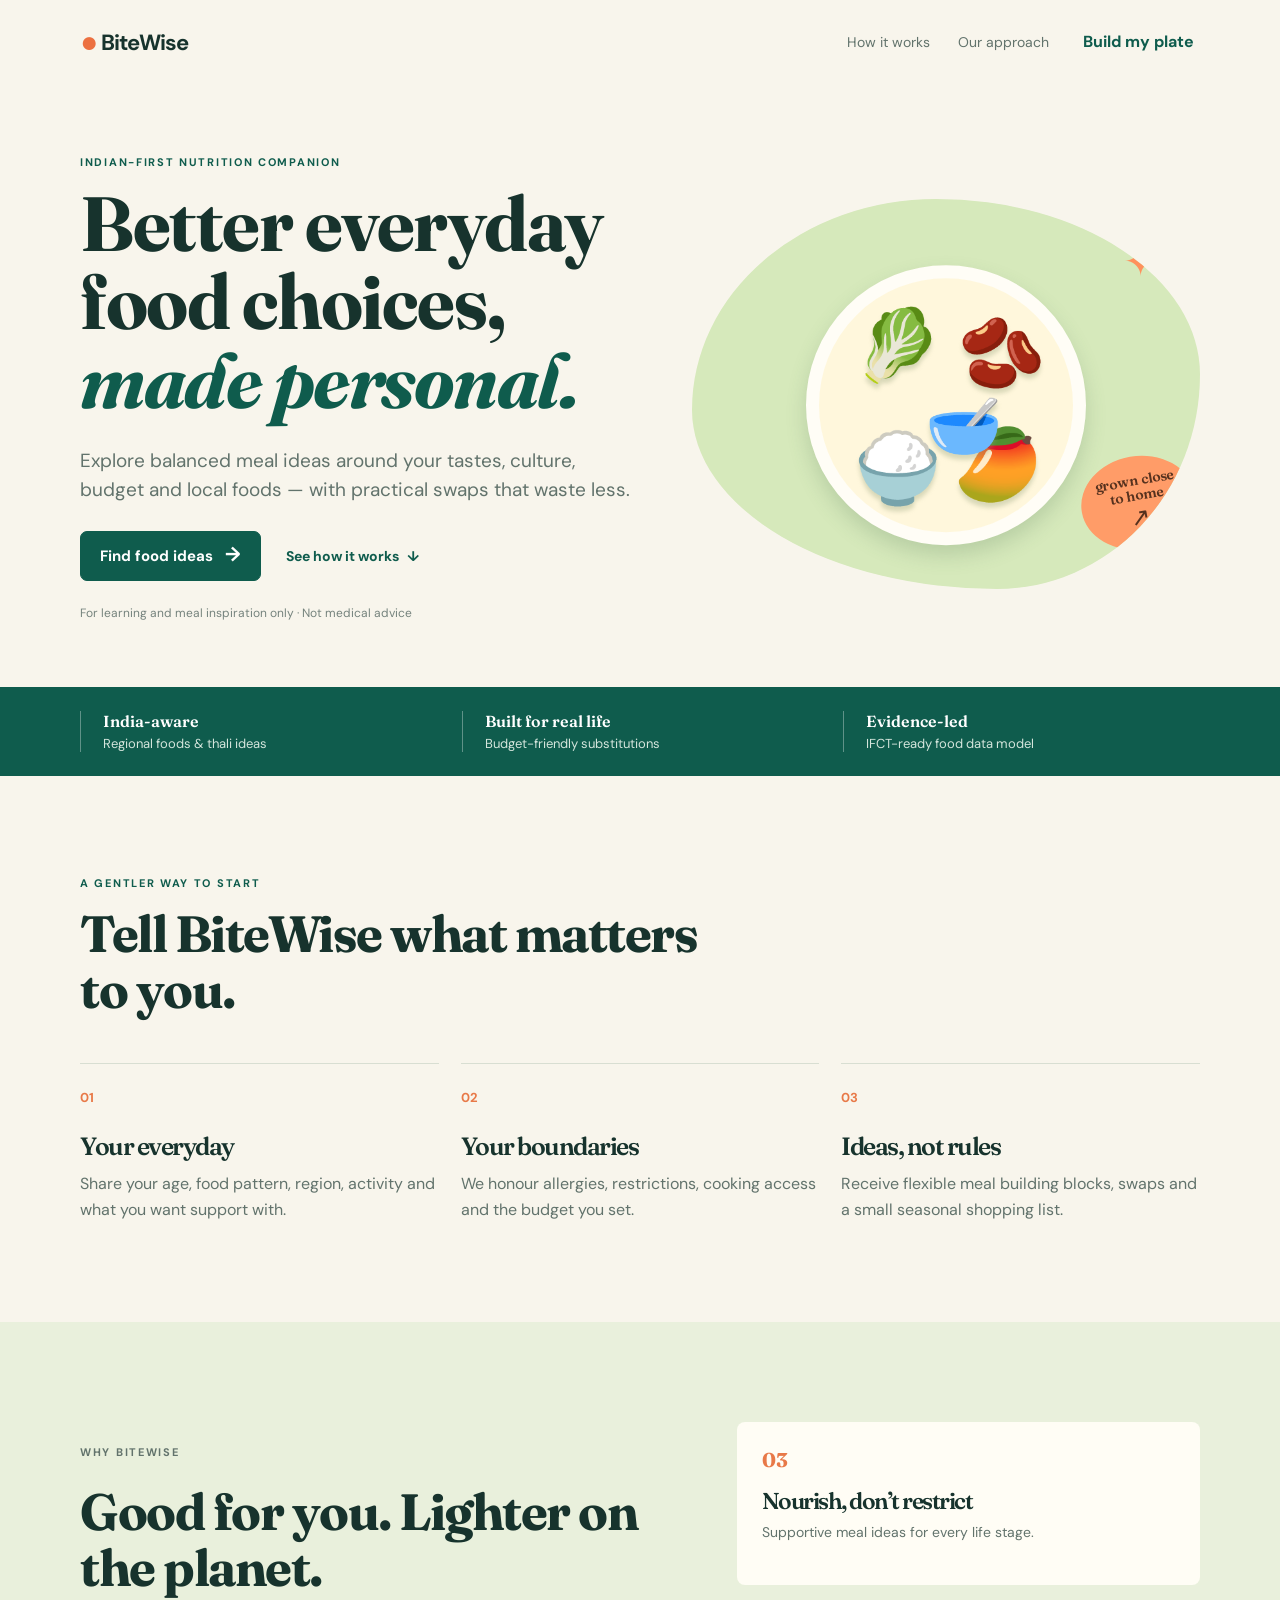
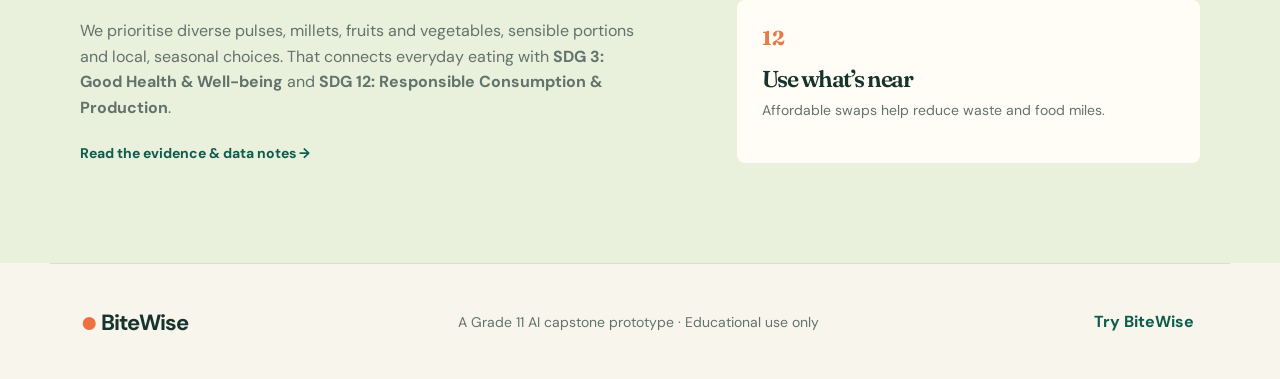
<file: index.html>
<!doctype html>
<html lang="en">
<head>
  <meta charset="utf-8" />
  <meta name="viewport" content="width=device-width, initial-scale=1" />
  <meta name="theme-color" content="#0f5c4d" />
  <title>BiteWise — Food choices, thoughtfully guided</title>
  <link rel="preconnect" href="https://fonts.googleapis.com">
  <link rel="preconnect" href="https://fonts.gstatic.com" crossorigin>
  <link href="https://fonts.googleapis.com/css2?family=DM+Sans:wght@400;500;600;700&family=Fraunces:opsz,wght@9..144,600;9..144,700&display=swap" rel="stylesheet">
  <link rel="stylesheet" href="styles.css" />
</head>
<body>
  <header class="nav"><a class="brand" href="#top"><span>●</span> BiteWise</a><nav><a href="#how">How it works</a><a href="#principles">Our approach</a><button class="text-button" data-start>Build my plate</button></nav></header>
  <main id="top">
    <section class="hero"><div class="hero-copy"><p class="eyebrow">INDIAN-FIRST NUTRITION COMPANION</p><h1>Better everyday food choices, <em>made personal.</em></h1><p class="lead">Explore balanced meal ideas around your tastes, culture, budget and local foods — with practical swaps that waste less.</p><div class="actions"><button class="primary" data-start>Find food ideas <span>→</span></button><a class="watch" href="#how">See how it works <span>↓</span></a></div><p class="micro">For learning and meal inspiration only · Not medical advice</p></div><div class="plate-art" aria-label="Illustration of a balanced plate"><div class="sun">✦</div><div class="plate"><span class="food leaf">🥬</span><span class="food grain">🍚</span><span class="food pulse">🫘</span><span class="food fruit">🥭</span><span class="food dairy">🥣</span></div><div class="sticker">grown close<br>to home <b>↗</b></div></div></section>
    <section class="trust"><div><b>India-aware</b><span>Regional foods &amp; thali ideas</span></div><div><b>Built for real life</b><span>Budget-friendly substitutions</span></div><div><b>Evidence-led</b><span>IFCT-ready food data model</span></div></section>
    <section class="how section" id="how"><p class="eyebrow">A GENTLER WAY TO START</p><h2>Tell BiteWise what matters to you.</h2><div class="steps"><article><i>01</i><h3>Your everyday</h3><p>Share your age, food pattern, region, activity and what you want support with.</p></article><article><i>02</i><h3>Your boundaries</h3><p>We honour allergies, restrictions, cooking access and the budget you set.</p></article><article><i>03</i><h3>Ideas, not rules</h3><p>Receive flexible meal building blocks, swaps and a small seasonal shopping list.</p></article></div></section>
    <section class="principles section" id="principles"><div><p class="eyebrow">WHY BITEWISE</p><h2>Good for you. Lighter on the planet.</h2><p>We prioritise diverse pulses, millets, fruits and vegetables, sensible portions and local, seasonal choices. That connects everyday eating with <strong>SDG 3: Good Health &amp; Well-being</strong> and <strong>SDG 12: Responsible Consumption &amp; Production</strong>.</p><a href="README.md">Read the evidence &amp; data notes →</a></div><div class="principle-cards"><div><span>03</span><h3>Nourish, don’t restrict</h3><p>Supportive meal ideas for every life stage.</p></div><div><span>12</span><h3>Use what’s near</h3><p>Affordable swaps help reduce waste and food miles.</p></div></div></section>
  </main>
  <footer><a class="brand" href="#top"><span>●</span> BiteWise</a><p>A Grade 11 AI capstone prototype · Educational use only</p><button class="text-button" data-start>Try BiteWise</button></footer>
  <dialog id="onboarding"><form id="profileForm" method="dialog"><div class="dialog-top"><div><p class="eyebrow">YOUR BITEWISE PROFILE</p><h2 id="formTitle">A little about you</h2></div><button class="close" value="cancel" aria-label="Close">×</button></div><div class="progress"><span></span><span></span><span></span></div>
    <section class="form-step active"><p class="hint">Age is required. Measurements are optional and never used to prescribe weight loss.</p><div class="fields two"><label>Age <input required name="age" type="number" min="15" max="80" placeholder="15–80" /></label><label>Region <select name="region"><option value="North India">North India</option><option value="South India">South India</option><option value="East India">East India</option><option value="West India">West India</option><option value="North-East India">North-East India</option><option value="Other">Other</option></select></label><label>Weight <small>optional, kg</small><input name="weight" type="number" min="20" max="300" placeholder="e.g. 58" /></label><label>Height <small>optional, cm</small><input name="height" type="number" min="80" max="250" placeholder="e.g. 165" /></label></div><p class="safety-note">If you’re under 18, BiteWise will only offer balanced-food ideas — never calorie targets, dieting or weight-loss advice.</p></section>
    <section class="form-step"><p class="hint">Choose the options closest to your normal life. You can change them later.</p><div class="fields two"><label>Diet pattern <select name="diet"><option value="Vegetarian">Vegetarian</option><option value="Eggitarian">Eggitarian</option><option value="Non-vegetarian">Non-vegetarian</option><option value="Vegan">Vegan</option><option value="No preference">No preference</option></select></label><label>Activity <select name="activity"><option value="Mostly seated">Mostly seated</option><option value="Lightly active">Lightly active</option><option value="Active most days">Active most days</option><option value="Very active">Very active</option></select></label><label>Weekly food budget <select name="budget"><option value="Value / economical">Value / economical</option><option value="Moderate">Moderate</option><option value="Flexible">Flexible</option></select></label><label>Cooking access <select name="kitchen"><option value="Full kitchen">Full kitchen</option><option value="Basic kitchen">Basic kitchen</option><option value="No-cook / canteen">No-cook / canteen</option></select></label></div><label>Allergies or restrictions <input name="allergies" placeholder="e.g. peanuts, lactose, gluten (leave blank if none)" /></label></section>
    <section class="form-step"><p class="hint">Select a focus. This is not a diagnosis or treatment plan.</p><div class="goal-grid"><label><input type="radio" name="goal" value="Everyday balance" checked><span>Everyday balance</span></label><label><input type="radio" name="goal" value="More plant variety"><span>More plant variety</span></label><label><input type="radio" name="goal" value="Steady energy"><span>Steady energy</span></label><label><input type="radio" name="goal" value="Budget-friendly meals"><span>Budget-friendly meals</span></label></div><label>Foods you enjoy <input name="likes" placeholder="e.g. dal, dosa, pasta, mango" /></label><div class="medical-warning"><b>Please pause if this applies to you</b><p>For diabetes, kidney/liver disease, pregnancy, eating concerns, a diagnosed allergy, or prescribed diet, use this only as general inspiration and speak with a qualified clinician or dietitian.</p></div></section>
    <div class="dialog-actions"><button type="button" id="back" class="secondary" hidden>Back</button><button type="button" id="next" class="primary">Continue <span>→</span></button><button type="submit" id="finish" class="primary" hidden>See my ideas <span>→</span></button></div></form></dialog>
  <script src="app.js"></script>
</body></html>
</file>
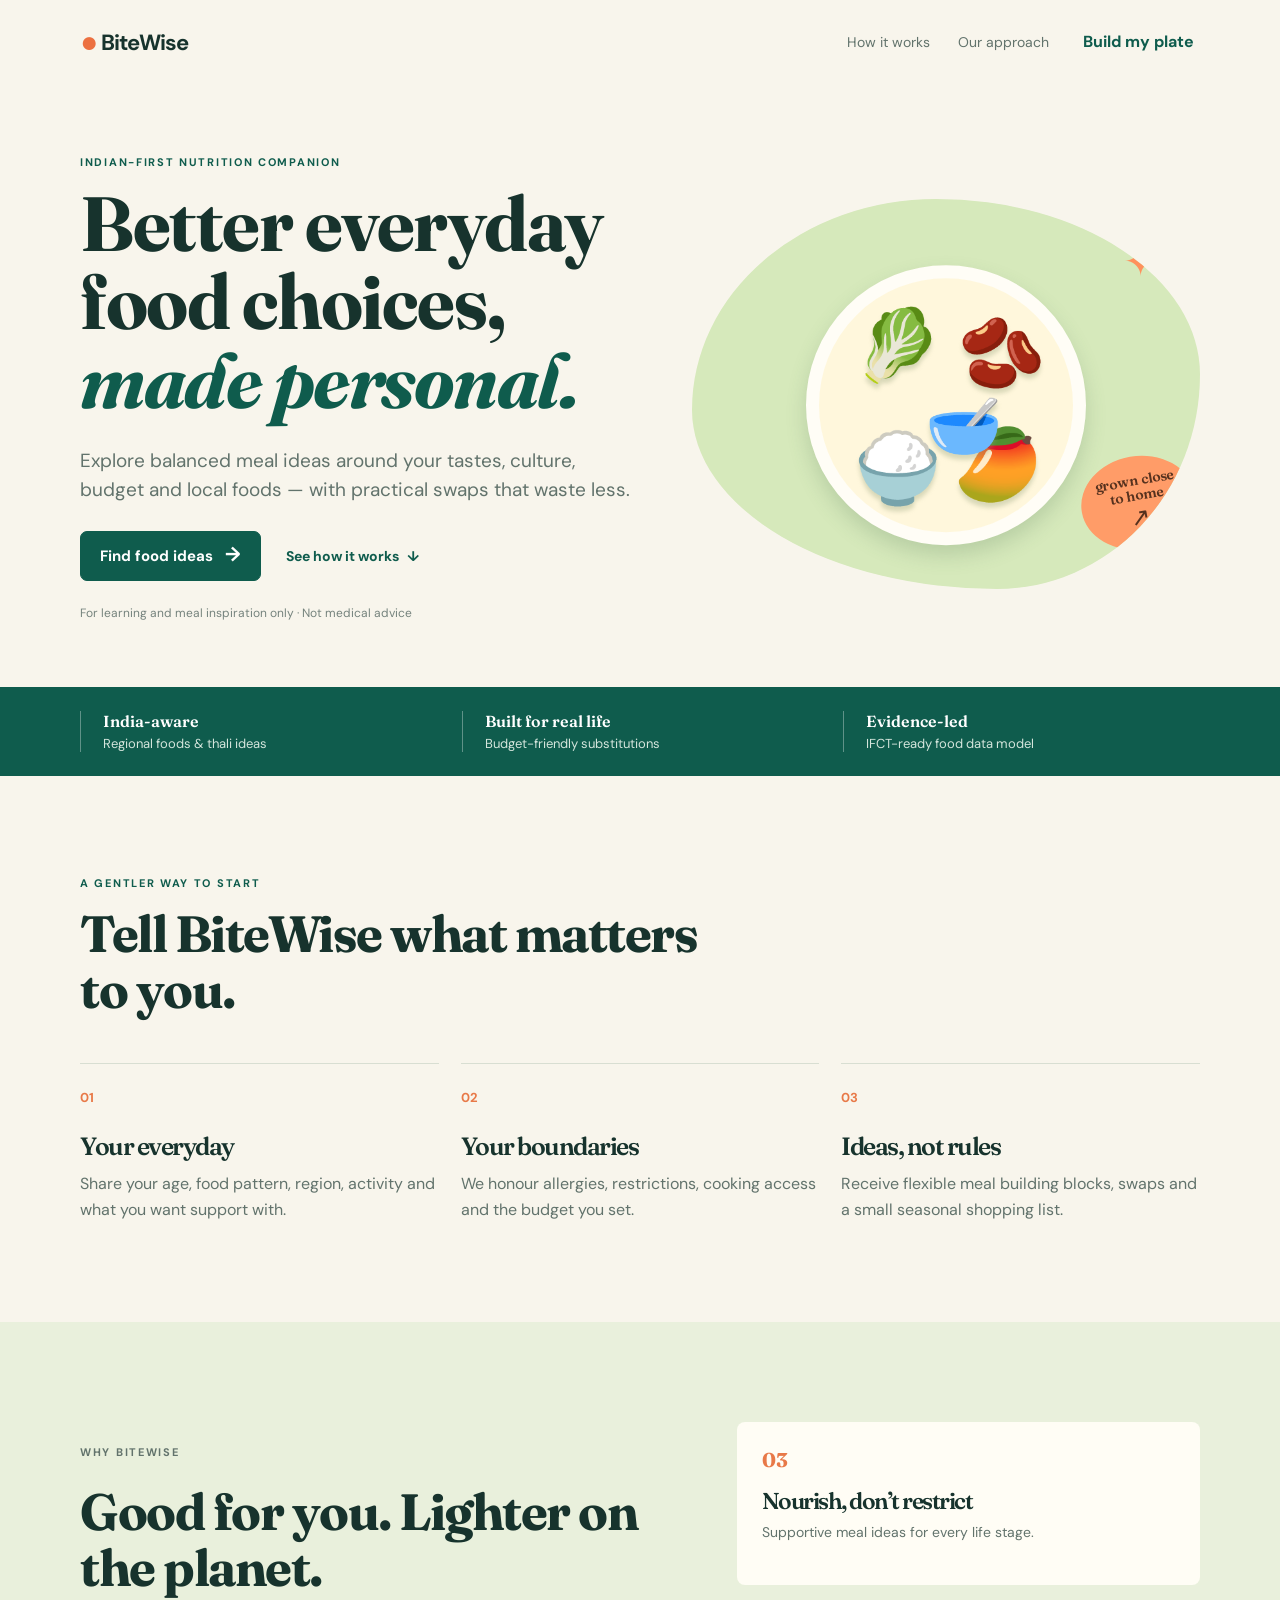
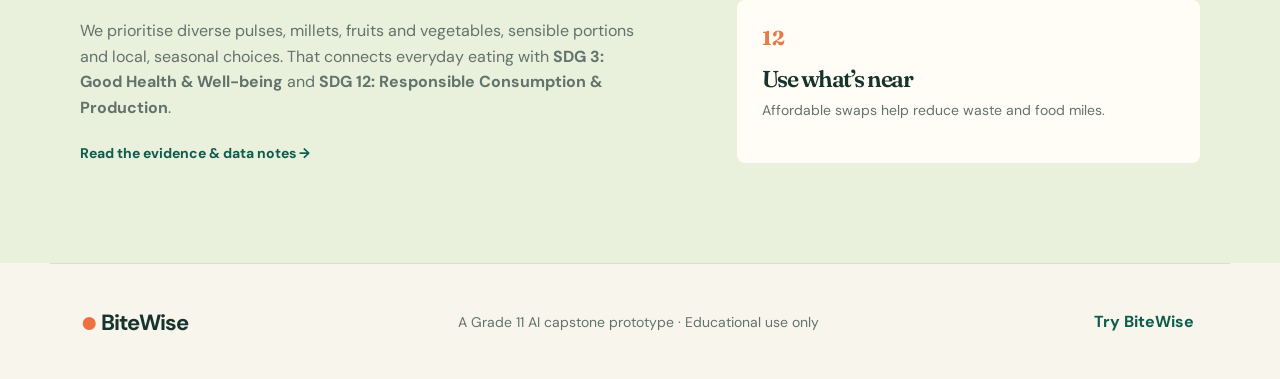
<file: results.html>
<!doctype html>
<html lang="en"><head><meta charset="utf-8"><meta name="viewport" content="width=device-width,initial-scale=1"><title>Your BiteWise ideas</title><link rel="preconnect" href="https://fonts.googleapis.com"><link rel="preconnect" href="https://fonts.gstatic.com" crossorigin><link href="https://fonts.googleapis.com/css2?family=DM+Sans:wght@400;500;600;700&family=Fraunces:opsz,wght@9..144,600;9..144,700&display=swap" rel="stylesheet"><link rel="stylesheet" href="styles.css"></head>
<body class="results-page"><header class="nav"><a class="brand" href="index.html"><span>●</span> BiteWise</a><nav><a href="#details">Selected foods</a><button class="text-button" id="editProfile">Edit profile</button></nav></header><main class="results-main"><section class="results-hero"><p class="eyebrow">YOUR PERSONALISED FOOD GUIDE</p><h1 id="resultsTitle">Start with small, satisfying changes.</h1><p id="profileSummary" class="lead"></p><div class="safety-banner">Educational food guidance — not medical advice. For a medical condition, pregnancy, diagnosed allergy, eating concern, or prescribed diet, please consult a qualified clinician or dietitian.</div></section><section class="recommendation-layout"><aside class="side-card"><p class="eyebrow">YOUR FOCUS</p><strong id="focusText"></strong><p id="reasonText"></p><hr><p class="eyebrow">TODAY'S SIMPLE SWITCH</p><h3 id="switchTitle"></h3><p id="switchText"></p><small>Choose what is accessible, seasonal and right for your household.</small></aside><div><div class="section-heading"><div><p class="eyebrow">RANKED FOR YOU</p><h2>Choose foods to compare</h2></div><span class="data-pill">Transparent demo data</span></div><p class="select-help">Select one or more ideas, then adjust the portion amount. Your detailed comparison updates immediately.</p><div id="recommendations" class="recommendation-list"></div><button id="moreOptions" class="more-options">Show more options <span>↓</span></button></div></section><section id="details" class="comparison-section"><p class="eyebrow">YOUR SELECTED FOODS</p><h2>Detailed nutrient composition</h2><p class="table-note">Values scale to the amount you select. They are demo estimates for interface testing, not personalised targets or clinical nutrition advice.</p><div id="selectionEmpty" class="selection-empty">Select a suggested food above to see its nutrient composition.</div><div id="detailContent" hidden><div class="table-wrap"><table><thead><tr><th>Selected food</th><th>Amount</th><th>Energy</th><th>Protein</th><th>Carbohydrate</th><th>Fat</th><th>Fibre</th></tr></thead><tbody id="comparisonTable"></tbody><tfoot id="comparisonTotal"></tfoot></table></div><p class="source-note">*Demo reference estimates. For the final capstone dataset, replace these with verified IFCT-linked ingredient values and recipe yields.</p></div></section><section class="action-row"><a class="secondary" href="index.html">Edit my profile</a><button class="primary" id="printGuide">Save / print guide</button></section></main><footer><a class="brand" href="index.html"><span>●</span> BiteWise</a><p>Grade 11 AI Capstone · SDG 3 + SDG 12</p></footer><script src="results.js"></script></body></html>
</file>
<file: styles.css>
:root{--ink:#17332d;--green:#0f5c4d;--lime:#d9ed7c;--cream:#f8f5ec;--paper:#fffdf8;--line:#d8ded2;--muted:#62736c;--orange:#ff9c68}*{box-sizing:border-box}body{margin:0;background:var(--cream);color:var(--ink);font:16px 'DM Sans',sans-serif}.nav,footer{max-width:1180px;margin:auto;padding:22px 30px;display:flex;align-items:center;justify-content:space-between}.brand{font-weight:700;font-size:22px;color:var(--ink);text-decoration:none;letter-spacing:-1px}.brand span{color:#ec7040;font-size:30px;vertical-align:-2px}nav{display:flex;gap:28px;align-items:center}nav a,footer p,.principles a{color:var(--muted);text-decoration:none;font-size:14px}.text-button{border:0;background:none;color:var(--green);font:inherit;font-weight:700;cursor:pointer}.hero{min-height:530px;max-width:1180px;margin:auto;padding:72px 30px 54px;display:grid;grid-template-columns:1.05fr .95fr;align-items:center;gap:50px}.eyebrow{font-size:11px;letter-spacing:1.7px;font-weight:700;color:var(--green);margin:0 0 16px}h1,h2,h3{margin:0;letter-spacing:-1.5px}h1{font:700 clamp(46px,6vw,77px)/1.02 Fraunces,serif;max-width:720px}h1 em{color:var(--green);font-style:italic}.lead{font-size:19px;line-height:1.55;max-width:570px;color:var(--muted);margin:26px 0}.actions{display:flex;gap:25px;align-items:center}.primary,.secondary{padding:14px 19px;border-radius:7px;font:700 15px 'DM Sans';cursor:pointer}.primary{border:1px solid var(--green);background:var(--green);color:#fff}.primary span{padding-left:8px;font-size:20px;line-height:0}.secondary{border:1px solid #bcc9bd;background:transparent;color:var(--green)}.watch{color:var(--green);font-weight:700;text-decoration:none;font-size:14px}.watch span{padding-left:5px}.micro{font-size:12px;color:#75837d;margin-top:24px}.plate-art{height:390px;background:#d6e9bb;border-radius:48% 52% 40% 60% / 54% 45% 55% 46%;position:relative;overflow:hidden}.plate{position:absolute;width:280px;height:280px;border:13px solid #fffdf6;border-radius:50%;background:#fff7dc;left:50%;top:50%;transform:translate(-50%,-46%);box-shadow:0 10px 20px #4d705138}.food{position:absolute;font-size:70px;filter:drop-shadow(0 5px 2px #8e9c7255)}.leaf{top:22px;left:35px}.grain{bottom:18px;left:35px}.pulse{top:30px;right:28px}.fruit{bottom:22px;right:32px}.dairy{top:107px;left:106px;font-size:62px}.sun{position:absolute;right:42px;top:35px;color:#ff915c;font-size:42px}.sticker{position:absolute;right:5px;bottom:40px;background:var(--orange);padding:17px;border-radius:50%;font:600 14px/1.1 Fraunces;color:#56311e;transform:rotate(-10deg);text-align:center}.sticker b{display:block;font:24px sans-serif}.trust{background:var(--green);color:white;display:grid;grid-template-columns:repeat(3,1fr);padding:24px max(30px,calc((100% - 1120px)/2));gap:25px}.trust div{border-left:1px solid #ffffff55;padding-left:22px}.trust b,.trust span{display:block}.trust b{font:600 16px Fraunces}.trust span{font-size:13px;color:#d4e5dc;margin-top:4px}.section{max-width:1180px;margin:auto;padding:100px 30px}.section h2{font:700 clamp(34px,4vw,51px)/1.1 Fraunces;max-width:650px}.steps{display:grid;grid-template-columns:repeat(3,1fr);gap:22px;margin-top:45px}.steps article{border-top:1px solid var(--line);padding-top:22px}.steps i{color:#e87948;font-style:normal;font-weight:700;font-size:13px}.steps h3{font:600 25px Fraunces;margin:24px 0 10px}.steps p,.principles p{color:var(--muted);line-height:1.6;margin:0}.principles{background:#e9f0dc;max-width:none;padding-left:max(30px,calc((100% - 1120px)/2));padding-right:max(30px,calc((100% - 1120px)/2));display:grid;grid-template-columns:1.1fr .9fr;gap:90px}.principles p{max-width:600px;margin:22px 0}.principles a{color:var(--green);font-weight:700}.principle-cards{display:grid;gap:15px}.principle-cards div{padding:25px;background:#fffdf5;border-radius:8px}.principle-cards span{color:#e87948;font:700 20px Fraunces}.principle-cards h3{font:600 23px Fraunces;margin:15px 0 6px}.principle-cards p{font-size:14px;margin:0}footer{padding-top:38px;padding-bottom:38px;border-top:1px solid var(--line)}footer p{margin:0}
dialog{border:0;border-radius:18px;color:var(--ink);background:var(--paper);width:min(690px,calc(100% - 28px));padding:0;box-shadow:0 25px 80px #1f342a55}dialog::backdrop{background:#17332dbb}form{padding:34px}.dialog-top,.results-head{display:flex;justify-content:space-between;gap:15px}.dialog-top h2,.results-head h2{font:600 31px Fraunces}.close{border:0;background:transparent;color:var(--ink);font-size:30px;cursor:pointer;line-height:1}.progress{display:flex;gap:7px;margin:26px 0}.progress span{height:4px;flex:1;background:#dfe5da;border-radius:5px}.progress span.done,.progress span.current{background:var(--green)}.form-step{display:none}.form-step.active{display:block}.hint{color:var(--muted);margin:0 0 20px;line-height:1.45}.fields{display:grid;gap:16px}.two{grid-template-columns:1fr 1fr}label{display:block;color:#29443c;font-weight:600;font-size:14px}label small{font-weight:400;color:var(--muted)}input,select{display:block;width:100%;margin-top:7px;padding:12px;border:1px solid #becbbf;border-radius:6px;background:#fff;font:15px 'DM Sans';color:var(--ink)}.form-step>label{margin-top:16px}.safety-note,.medical-warning,.results-disclaimer{font-size:13px;line-height:1.5;border-left:3px solid #e98554;background:#fff2e8;padding:11px 13px;margin:20px 0 0}.medical-warning b{font-size:14px}.medical-warning p{margin:5px 0 0}.goal-grid{display:grid;grid-template-columns:1fr 1fr;gap:10px}.goal-grid label{position:relative}.goal-grid input{position:absolute;opacity:0}.goal-grid span{display:block;padding:15px;border:1px solid #c6d0c5;border-radius:7px;font-weight:500}.goal-grid input:checked+span{border-color:var(--green);background:#e9f1d9;color:var(--green);box-shadow:inset 0 0 0 1px var(--green)}.dialog-actions{margin-top:28px;display:flex;justify-content:flex-end;gap:10px}.dialog-actions .secondary{margin-right:auto}.results-head{padding:34px 34px 0}.results-disclaimer{margin:20px 34px}.results-content{padding:0 34px 25px}.result-intro{color:var(--muted);line-height:1.5}.result-section-title{font:600 22px Fraunces;margin:26px 0 12px}.meal-grid{display:grid;grid-template-columns:repeat(2,1fr);gap:13px}.meal-card{padding:16px;border:1px solid var(--line);border-radius:10px;background:#fff}.meal-top{display:flex;justify-content:space-between}.tag{color:var(--green);font-size:11px;font-weight:700;letter-spacing:.8px}.meal-icon{font-size:24px}.meal-card h3{font:600 19px Fraunces;margin:13px 0 7px}.meal-card p{font-size:13px;line-height:1.45;color:var(--muted);margin:0 0 12px}.meal-card small{font-size:11px;color:#7d8b83}.swap{background:#e9f0dc;padding:17px;border-radius:8px;margin-top:14px}.swap h3{font:600 19px Fraunces;margin-bottom:7px}.swap p{font-size:14px;line-height:1.5;margin:0}.results-bottom{padding:17px 34px;border-top:1px solid var(--line);display:flex;justify-content:space-between}
@media(max-width:720px){.nav{padding:16px 20px}.nav nav a{display:none}.hero{padding:48px 21px 35px;display:block}.plate-art{height:280px;margin-top:35px}.plate{transform:translate(-50%,-46%) scale(.8)}.sticker{bottom:18px}.trust{grid-template-columns:1fr;padding:20px;gap:15px}.section{padding:68px 21px}.steps,.principles{grid-template-columns:1fr}.principles{padding:68px 21px;gap:35px}.two,.goal-grid,.meal-grid{grid-template-columns:1fr}footer{padding:28px 20px}footer p{display:none}form{padding:23px}.results-head{padding:24px 24px 0}.results-disclaimer,.results-content{margin-left:24px;margin-right:24px;padding-left:0;padding-right:0}.results-bottom{padding:15px 24px}}
.google-button{border:1px solid #cfd8d2;border-radius:6px;padding:8px 10px;background:#fff;color:#355148;font:600 12px 'DM Sans';cursor:pointer}.results-page{background:#f8f5ec}.results-main{max-width:1180px;margin:auto;padding:54px 30px 80px}.results-hero{max-width:790px}.results-hero h1{font:700 clamp(42px,5.3vw,68px)/1.05 Fraunces}.safety-banner{border-left:3px solid #e98554;background:#fff2e8;padding:12px 14px;font-size:13px;line-height:1.5;margin-top:25px;max-width:840px}.recommendation-layout{display:grid;grid-template-columns:280px 1fr;gap:42px;margin-top:56px}.side-card{align-self:start;background:#e4efd1;padding:23px;border-radius:12px;position:sticky;top:15px}.side-card strong{font:600 25px Fraunces}.side-card p:not(.eyebrow){font-size:14px;line-height:1.55;color:#4d635b}.side-card hr{border:0;border-top:1px solid #b4cba1;margin:22px 0}.side-card h3{font:600 21px Fraunces;margin-bottom:7px}.section-heading{display:flex;align-items:end;justify-content:space-between;margin-bottom:17px}.section-heading h2,.comparison-section h2{font:600 34px Fraunces}.data-pill{font-size:11px;color:var(--green);padding:6px 9px;border:1px solid #a9c6b2;border-radius:20px}.recommendation-list{display:grid;gap:13px}.suggestion{position:relative;display:flex;gap:17px;padding:19px;border:1px solid var(--line);border-radius:11px;background:#fff}.suggestion.best{border:2px solid #78a060;background:#fffef7}.suggestion-icon{width:50px;height:50px;display:grid;place-items:center;flex:0 0 50px;border-radius:50%;background:#edf3df;font-size:26px}.suggestion-meta{font-size:10px;font-weight:700;letter-spacing:1px;color:#66865c}.suggestion h3{font:600 23px Fraunces;margin:5px 0}.suggestion p{font-size:14px;line-height:1.45;color:var(--muted);margin:0}.stats{display:flex;gap:9px;margin-top:11px}.stats span{font-size:11px;color:var(--green);background:#edf3df;padding:5px 7px;border-radius:12px}.best-badge{position:absolute;right:15px;top:15px;background:var(--green);color:white;border-radius:12px;padding:5px 8px;font-size:10px;font-weight:700}.more-options{width:100%;margin-top:14px;padding:14px;border:1px dashed #8ca897;border-radius:8px;background:transparent;color:var(--green);font:700 14px 'DM Sans';cursor:pointer}.comparison-section{margin-top:90px;padding:38px;background:#fffdf8;border-radius:12px}.table-note,.source-note{max-width:700px;color:var(--muted);font-size:13px;line-height:1.5}.table-wrap{overflow:auto;margin-top:22px}table{border-collapse:collapse;width:100%;min-width:680px;text-align:left;font-size:13px}th{font-size:10px;letter-spacing:1px;color:#617a6d;padding:12px;background:#eef3e8}td{padding:14px 12px;border-bottom:1px solid var(--line)}.status{color:#9a551b;background:#fff0dd;padding:4px 6px;border-radius:10px;font-size:10px}.action-row{display:flex;justify-content:center;gap:10px;margin-top:32px}.action-row a{text-decoration:none}@media(max-width:720px){.google-button{display:none}.results-main{padding:36px 20px 55px}.recommendation-layout{grid-template-columns:1fr;margin-top:34px}.side-card{position:static}.section-heading{align-items:start;gap:10px}.section-heading h2,.comparison-section h2{font-size:28px}.comparison-section{margin-top:50px;padding:23px 16px}.best-badge{display:none}.suggestion{padding:15px;gap:12px}}@media print{.nav,footer,.action-row,.more-options{display:none}.results-main{padding:0}.side-card{position:static}.recommendation-layout{grid-template-columns:1fr}.suggestion{break-inside:avoid}}
.select-help{color:var(--muted);font-size:13px;margin:0 0 13px}.suggestion{cursor:pointer;transition:transform .15s,box-shadow .15s,border-color .15s}.suggestion:hover,.suggestion:focus-visible{transform:translateY(-2px);box-shadow:0 8px 20px #17332d12;outline:2px solid #8eb179;outline-offset:2px}.suggestion.selected{background:#f5faec;border-color:#78a060}.suggestion-controls{display:flex;gap:18px;align-items:center;margin-top:14px;font-size:12px;color:var(--green);font-weight:700}.amount-label{white-space:nowrap;color:var(--ink);font-weight:600}.amount{display:inline-block;width:62px;margin:0 4px;padding:6px 5px;font-size:12px}.selection-empty{padding:20px;border:1px dashed #a8b8aa;color:var(--muted);border-radius:8px;margin-top:18px;font-size:14px}tfoot th{background:#dcebc8;color:var(--ink);font-size:12px}@media(max-width:720px){.suggestion-controls{align-items:flex-start;flex-direction:column;gap:9px}.amount-label{margin-left:0}}
</file>
